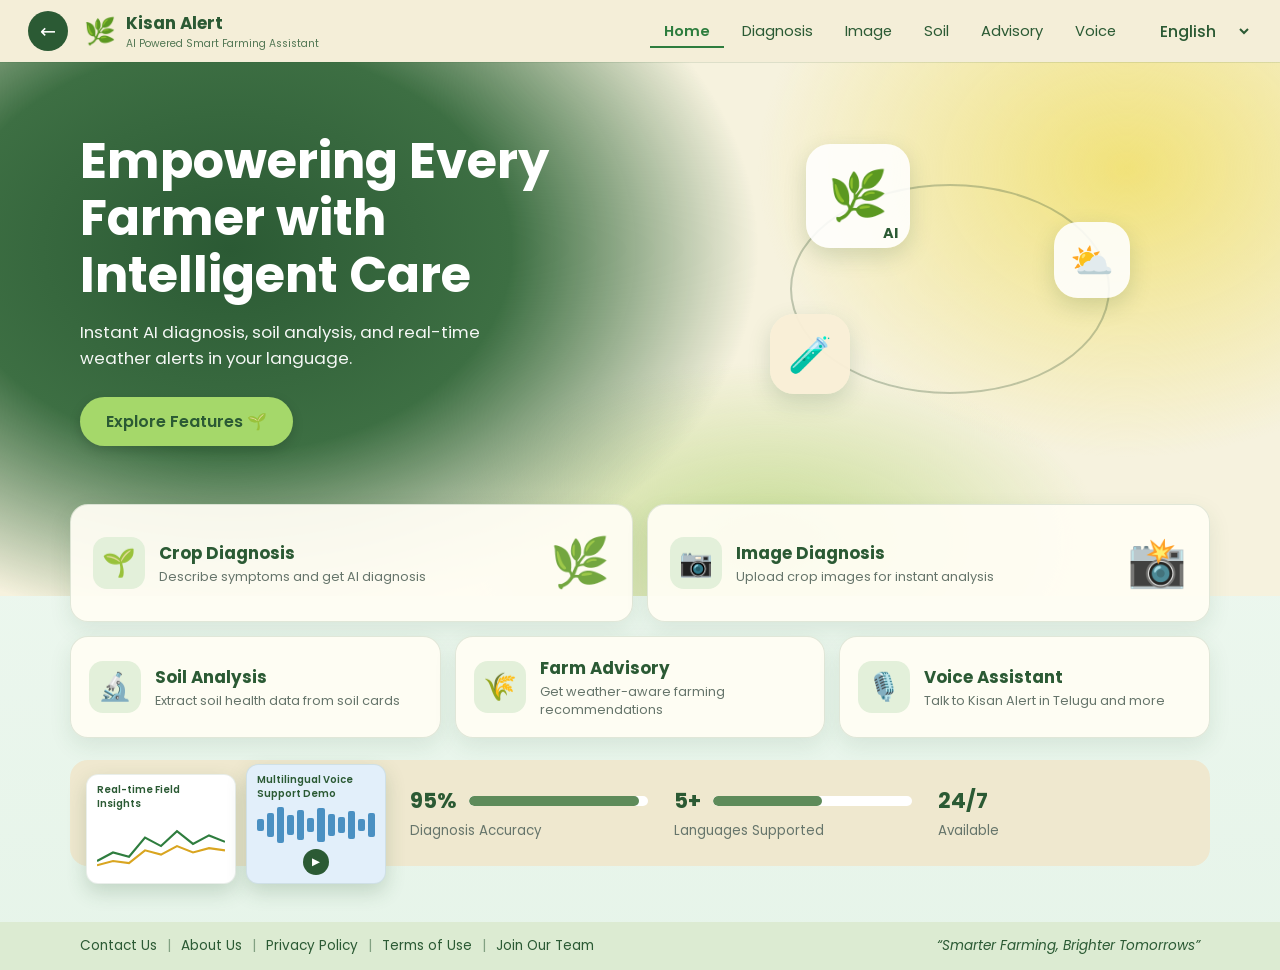
<file: KisanAlert-frontend/index.html>
<!DOCTYPE html>
<html lang="en">
<head>
<meta charset="UTF-8">
<meta name="viewport" content="width=device-width, initial-scale=1">
<title>Kisan Alert – AI Smart Farming Assistant</title>
<link rel="preconnect" href="https://fonts.googleapis.com">
<link href="https://fonts.googleapis.com/css2?family=Poppins:wght@400;500;600;700&display=swap" rel="stylesheet">
<link rel="stylesheet" href="css/style.css">
</head>
<body>

<header class="topbar">
  <button class="back" data-tab="home" aria-label="Back to home">←</button>
  <a class="brand" href="#home" data-tab="home">
    <span class="logo">🌿</span>
    <span><strong>Kisan Alert</strong><small>AI Powered Smart Farming Assistant</small></span>
  </a>
  <nav id="nav">
    <button data-tab="home" class="active">Home</button>
    <button data-tab="diagnosis">Diagnosis</button>
    <button data-tab="image">Image</button>
    <button data-tab="soil">Soil</button>
    <button data-tab="advisory">Advisory</button>
    <button data-tab="voice">Voice</button>
  </nav>
  <div class="top-right">
    <select id="globalLang" aria-label="Language">
      <option value="en">English</option>
    </select>
  </div>
</header>

<main>

<!-- HOME -->
<!-- HOME -->
<section id="home" class="tab active">

  <div class="hero2">
    <div class="hero2-text">
      <h1>Empowering Every Farmer with Intelligent Care</h1>
      <p>Instant AI diagnosis, soil analysis, and real-time weather alerts in your language.</p>
      <button class="btn-lime" data-tab="diagnosis">Explore Features 🌱</button>
    </div>
    <div class="orbit" aria-hidden="true">
      <div class="ring"></div>
      <div class="orb o-ai">🌿<b>AI</b></div>
      <div class="orb o-sun">⛅</div>
      <div class="orb o-soil">🧪</div>
    </div>
  </div>

  <div class="tiles">
    <button class="tile wide" data-tab="diagnosis">
      <span class="ti">🌱</span>
      <span class="tt"><b>Crop Diagnosis</b><small>Describe symptoms and get AI diagnosis</small></span>
      <em>🌿</em>
    </button>
    <button class="tile wide" data-tab="image">
      <span class="ti">📷</span>
      <span class="tt"><b>Image Diagnosis</b><small>Upload crop images for instant analysis</small></span>
      <em>📸</em>
    </button>
    <button class="tile" data-tab="soil">
      <span class="ti">🔬</span>
      <span class="tt"><b>Soil Analysis</b><small>Extract soil health data from soil cards</small></span>
    </button>
    <button class="tile" data-tab="advisory">
      <span class="ti">🌾</span>
      <span class="tt"><b>Farm Advisory</b><small>Get weather-aware farming recommendations</small></span>
    </button>
    <button class="tile" data-tab="voice">
      <span class="ti">🎙️</span>
      <span class="tt"><b>Voice Assistant</b><small>Talk to Kisan Alert in Telugu and more</small></span>
    </button>
  </div>

  <div class="statbar">
    <div class="widget w-chart">
      <small>Real-time Field Insights</small>
      <svg viewBox="0 0 120 50" aria-hidden="true">
        <polyline points="0,40 15,32 30,36 45,18 60,26 75,12 90,24 105,16 120,22" fill="none" stroke="#2e7d3e" stroke-width="2"/>
        <polyline points="0,44 15,40 30,42 45,30 60,34 75,26 90,32 105,28 120,30" fill="none" stroke="#d9a520" stroke-width="2"/>
      </svg>
    </div>
    <div class="widget w-voice">
      <small>Multilingual Voice Support Demo</small>
      <div class="wave" aria-hidden="true">
        <i style="height:30%"></i><i style="height:60%"></i><i style="height:90%"></i><i style="height:50%"></i>
        <i style="height:75%"></i><i style="height:35%"></i><i style="height:85%"></i><i style="height:55%"></i>
        <i style="height:40%"></i><i style="height:70%"></i><i style="height:30%"></i><i style="height:60%"></i>
      </div>
      <button class="play" data-tab="voice" aria-label="Open voice assistant">▶</button>
    </div>

    <div class="stat"><div class="row"><b>95%</b><span class="meter"><i style="width:95%"></i></span></div><small>Diagnosis Accuracy</small></div>
    <div class="stat"><div class="row"><b>5+</b><span class="meter"><i style="width:55%"></i></span></div><small>Languages Supported</small></div>
    <div class="stat"><div class="row"><b>24/7</b></div><small>Available</small></div>
  </div>

  <footer class="home-foot">
    <nav>
      <a href="#">Contact Us</a><span>|</span><a href="#">About Us</a><span>|</span>
      <a href="#">Privacy Policy</a><span>|</span><a href="#">Terms of Use</a><span>|</span><a href="#">Join Our Team</a>
    </nav>
    <em>“Smarter Farming, Brighter Tomorrows”</em>
  </footer>

</section>

<!-- CROP DIAGNOSIS -->
<section id="diagnosis" class="tab">
  <div class="split">
    <div class="panel">
      <h2>🌱 Crop Diagnosis</h2>
      <p class="sub">Describe the symptoms of your crop problem</p>
      <textarea id="symptoms" rows="6" placeholder="Enter crop symptoms... (e.g. yellow leaves, spots, wilting, pests, etc.)"></textarea>
      <label for="diagLang">Select Language</label>
      <select id="diagLang">
        <option value="en">English (EN)</option>
        <option value="te">తెలుగు (TE)</option>
        <option value="hi">हिन्दी (HI)</option>
      </select>
      <button class="btn btn-primary" id="diagBtn">Diagnose Now</button>
    </div>
    <div class="panel result" id="diagResult">
      <div class="empty">Your diagnosis will appear here.</div>
    </div>
  </div>
</section>

<!-- IMAGE DIAGNOSIS -->
<section id="image" class="tab">
  <h2>📷 Image Based Diagnosis</h2>
  <p class="sub">Upload a photo of your crop to get instant AI analysis</p>
  <div class="split">
    <div class="panel">
      <div class="dropzone" id="imgDrop">
        <div class="cloud">☁️</div>
        <p>Drag &amp; drop an image here</p><span class="or">or</span>
        <button class="btn btn-blue" type="button" id="imgChoose">Choose File</button>
        <small>Supports: JPG, PNG (Max 5MB)</small>
        <input type="file" id="imgInput" accept="image/png,image/jpeg" hidden>
      </div>
      <img id="imgPreview" class="preview" alt="Uploaded crop" hidden>
      <button class="btn btn-primary" id="imgBtn" disabled>Analyse Image</button>
    </div>
    <div class="panel result" id="imgResult"><div class="empty">Upload a photo to see the result.</div></div>
  </div>
</section>

<!-- SOIL -->
<section id="soil" class="tab">
  <h2>🪴 Soil Health Analysis</h2>
  <p class="sub">Upload your soil health card to extract key soil parameters</p>
  <div class="split">
    <div class="panel">
      <div class="dropzone" id="soilDrop">
        <div class="cloud">☁️</div>
        <p>Drag &amp; drop soil card image here</p><span class="or">or</span>
        <button class="btn btn-blue" type="button" id="soilChoose">Choose File</button>
        <small>Supports: JPG, PNG (Max 5MB)</small>
        <input type="file" id="soilInput" accept="image/png,image/jpeg" hidden>
      </div>
      <img id="soilPreview" class="preview" alt="Soil card" hidden>
      <button class="btn btn-primary" id="soilBtn" disabled>Extract Parameters</button>
    </div>
    <div class="panel" id="soilResult"><div class="empty">Extracted soil parameters will appear here.</div></div>
  </div>
</section>

<!-- ADVISORY -->
<section id="advisory" class="tab">
  <h2>🌾 Farm Advisory</h2>
  <p class="sub">Get personalized farming recommendations based on weather, soil and location</p>
  <div class="split advisory">
    <div class="panel">
      <label for="advCrop">Crop</label>
      <select id="advCrop">
        <option>Tomato</option><option>Rice</option><option>Cotton</option>
        <option>Chilli</option><option>Maize</option><option>Groundnut</option>
      </select>
      <label for="advLoc">Location</label>
      <input id="advLoc" type="text" value="Visakhapatnam">
      <label for="advLang">Language</label>
      <select id="advLang">
        <option value="en">English (EN)</option>
        <option value="te">తెలుగు (TE)</option>
        <option value="hi">हिन्दी (HI)</option>
      </select>
      <button class="btn btn-primary" id="advBtn">Generate Advisory</button>
    </div>
    <div class="panel" id="advResult"><div class="empty">Your advisory will appear here.</div></div>
  </div>
</section>

<!-- VOICE -->
<section id="voice" class="tab">
  <h2>🎙️ Voice Assistant</h2>
  <p class="sub">Talk to Kisan Alert in your language</p>
  <div class="split">
    <div class="panel mic-panel">
      <button class="mic" id="micBtn" aria-label="Start listening">🎤</button>
      <b id="micLabel">Click to Start Listening</b>
      <small>Speak in Telugu, English, Hindi or your preferred language</small>
      <div id="voiceOut" class="voice-out"></div>
    </div>
    <div>
      <div class="panel">
        <h3>How it works</h3>
        <ol class="steps">
          <li>Click the microphone and speak about your crop problem</li>
          <li>Your speech is converted to text</li>
          <li>AI analyzes and gives recommendations</li>
          <li>You hear the response in your language</li>
        </ol>
      </div>
      <div class="panel">
        <h3>Supported Languages</h3>
        <div class="chips">
          <button class="chip active" data-vlang="te-IN">తెలుగు</button>
          <button class="chip" data-vlang="en-IN">English</button>
          <button class="chip" data-vlang="hi-IN">हिन्दी</button>
        </div>
      </div>
    </div>
  </div>
</section>

</main>

<div id="toast" role="status"></div>
<script src="js/app.js"></script>
</body>
</html>
</file>
<file: KisanAlert-frontend/css/style.css>
:root{
  --forest:#0f4a32; --green:#1b8a4f; --lime:#8de04a; --mint:#eef8ef; --leaf:#e3f3e6;
  --ink:#1c2b22; --muted:#66756b; --blue:#1d6fe0; --card:#ffffff; --line:#d7e6da;
  --warn:#f5a524; --r:16px;
  /* new UI colours */
  --cream:#f4eed8; --deep:#2b5a34; --fresh:#2e7d3e; --lime2:#a5d86a;
}
*{box-sizing:border-box;margin:0}
body{font-family:"Poppins",system-ui,sans-serif;color:var(--ink);background:linear-gradient(180deg,#f4fbf5,#e6f4e9);min-height:100vh;overflow-x:clip}
button,select,input,textarea{font:inherit}
button{cursor:pointer}
:focus-visible{outline:3px solid var(--lime);outline-offset:2px}

/* ---------- top bar (cream) ---------- */
.topbar{display:flex;align-items:center;gap:16px;padding:10px 28px;background:var(--cream);color:var(--deep);position:sticky;top:0;z-index:10;flex-wrap:wrap;box-shadow:0 1px 0 rgba(43,90,52,.12)}
.back{width:40px;height:40px;border-radius:50%;border:0;background:var(--deep);color:#fff;font-size:1.2rem;flex:none}
.brand{display:flex;gap:10px;align-items:center;color:var(--deep);text-decoration:none}
.brand strong{display:block;font-size:1.05rem}
.brand small{display:block;font-size:.65rem;opacity:.8}
.logo{font-size:1.6rem}
#nav{display:flex;gap:4px;margin-left:auto;flex-wrap:wrap}
#nav button{background:none;border:0;color:var(--deep);padding:6px 14px;border-radius:8px;font-size:.92rem}
#nav button:hover{color:var(--fresh)}
#nav button.active{color:var(--fresh);font-weight:600;box-shadow:inset 0 -2px 0 var(--fresh);border-radius:0}
.top-right select{background:transparent;color:var(--deep);border:0;border-radius:8px;padding:6px 10px;font-weight:500}

main{max-width:1180px;margin:0 auto;padding:28px 20px 60px}
.tab{display:none}.tab.active{display:block}
h2{font-size:1.6rem;color:var(--forest)}
h3{margin-bottom:10px;font-size:1rem}
.sub{color:var(--muted);margin:2px 0 18px}

/* ---------- home: hero (full width, watercolor) ---------- */
.hero2{position:relative;width:100vw;margin:-28px 0 0 calc(50% - 50vw);padding:70px max(28px,calc(50vw - 560px)) 150px;color:#fff;overflow:hidden;
  display:grid;grid-template-columns:1.2fr 1fr;align-items:center;gap:20px;
  background:
    radial-gradient(ellipse 55% 95% at 18% 35%,#2b5a34 0%,#3d6f43 40%,rgba(61,111,67,0) 75%),
    radial-gradient(ellipse 40% 75% at 88% 20%,#f1e27a 0%,rgba(241,226,122,0) 72%),
    radial-gradient(ellipse 35% 45% at 60% 90%,#c5dc93 0%,rgba(197,220,147,0) 75%),
    #f6f2de}
.hero2 h1{font-size:clamp(2rem,4.4vw,3.1rem);line-height:1.15;max-width:560px}
.hero2 p{max-width:430px;margin:16px 0 26px;font-size:1.05rem;opacity:.95}
.btn-lime{background:var(--lime2);color:var(--deep);border:0;border-radius:30px;padding:12px 26px;font-weight:600;font-size:1rem;box-shadow:0 4px 12px rgba(0,0,0,.15)}
.btn-lime:hover{filter:brightness(1.05)}

.orbit{position:relative;height:290px;max-width:360px;justify-self:center;width:100%}
.ring{position:absolute;inset:40px 20px;border:2px solid rgba(60,90,60,.3);border-radius:50%}
.orb{position:absolute;display:grid;place-items:center;background:rgba(255,255,255,.88);border-radius:24px;box-shadow:0 8px 22px rgba(43,90,52,.18);color:var(--deep)}
.o-ai{width:104px;height:104px;font-size:3rem;left:36px;top:0;line-height:1}
.o-ai b{font-size:.9rem;position:absolute;right:12px;bottom:8px}
.o-sun{width:76px;height:76px;font-size:2.2rem;right:0;top:78px}
.o-soil{width:80px;height:80px;font-size:2.2rem;left:0;top:170px;background:rgba(250,240,215,.95)}

/* ---------- home: feature tiles (overlap the hero) ---------- */
.tiles{position:relative;display:grid;grid-template-columns:repeat(6,1fr);gap:14px;margin-top:-92px}
.tile{grid-column:span 2;display:flex;align-items:center;gap:14px;text-align:left;padding:18px;border-radius:18px;border:1px solid rgba(43,90,52,.14);
  background:rgba(255,253,244,.94);box-shadow:0 8px 22px rgba(43,90,52,.1);color:var(--ink)}
.tile.wide{grid-column:span 3;padding:22px}
.tile:hover{box-shadow:0 10px 26px rgba(43,90,52,.18)}
.ti{flex:none;width:52px;height:52px;border-radius:14px;background:#e3f0da;display:grid;place-items:center;font-size:1.7rem}
.tt b{display:block;font-size:1.05rem;color:var(--deep)}
.tt small{display:block;color:var(--muted);font-size:.8rem;margin-top:2px}
.tile em{margin-left:auto;font-style:normal;font-size:3rem;opacity:.85}

/* ---------- home: stat bar with floating widgets ---------- */
.statbar{position:relative;display:grid;grid-template-columns:repeat(3,1fr);gap:26px;align-items:center;
  margin:22px 0 56px;padding:24px 34px 24px 340px;border-radius:18px;background:#efe8cf}
.stat .row{display:flex;align-items:center;gap:12px}
.stat b{font-size:1.35rem;color:var(--deep)}
.stat small{color:var(--muted)}
.meter{flex:1;height:10px;border-radius:6px;background:#fff;overflow:hidden}
.meter i{display:block;height:100%;background:#5e8b5a;border-radius:6px}
.widget{position:absolute;bottom:-18px;background:#fff;border-radius:12px;padding:8px 10px;box-shadow:0 8px 20px rgba(43,90,52,.2);border:1px solid rgba(43,90,52,.1)}
.widget small{display:block;font-size:.62rem;font-weight:600;color:var(--deep);margin-bottom:4px}
.w-chart{left:16px;width:150px}
.w-chart svg{width:100%;height:60px;display:block}
.w-voice{left:176px;width:140px;background:#e2effa}
.wave{display:flex;align-items:center;gap:3px;height:40px}
.wave i{flex:1;background:#4a90c2;border-radius:2px}
.play{display:block;margin:4px auto 0;width:26px;height:26px;border-radius:50%;border:0;background:var(--deep);color:#fff;font-size:.65rem}

/* ---------- home: footer ---------- */
.home-foot{width:100vw;margin:0 0 -60px calc(50% - 50vw);padding:14px max(28px,calc(50vw - 560px));background:#dcebd2;
  display:flex;justify-content:space-between;gap:12px;flex-wrap:wrap;font-size:.85rem;color:var(--deep)}
.home-foot nav{display:flex;gap:10px;flex-wrap:wrap}
.home-foot a{color:var(--deep);text-decoration:none}
.home-foot a:hover{text-decoration:underline}
.home-foot span{opacity:.5}

/* ---------- layout ---------- */
.split{display:grid;grid-template-columns:1fr 1fr;gap:20px;align-items:start}
.panel{background:var(--card);border:1px solid var(--line);border-radius:var(--r);padding:22px;margin-bottom:16px}
.panel h2{margin-bottom:2px}
label{display:block;font-weight:500;font-size:.85rem;margin:14px 0 6px}
textarea,input[type=text],.panel select{width:100%;border:1px solid var(--line);border-radius:10px;padding:11px 12px;background:#fff}
textarea{resize:vertical}

/* ---------- buttons ---------- */
.btn{border:0;border-radius:10px;padding:12px 22px;font-weight:600;transition:transform .12s,filter .12s}
.btn:hover:not(:disabled){filter:brightness(1.08)}
.btn:active:not(:disabled){transform:scale(.98)}
.btn:disabled{opacity:.5;cursor:not-allowed}
.btn-primary{width:100%;background:var(--green);color:#fff;margin-top:18px}
.btn-blue{background:var(--blue);color:#fff}
.btn-outline{background:rgba(0,0,0,.25);color:#fff;border:1px solid var(--lime)}

/* ---------- dropzone ---------- */
.dropzone{border:2px dashed #9dbfae;border-radius:14px;padding:34px 16px;text-align:center;display:flex;flex-direction:column;gap:8px;align-items:center;transition:background .15s}
.dropzone.over{background:var(--leaf);border-color:var(--green)}
.dropzone small{color:var(--muted)}
.cloud{font-size:2.4rem}
.or{color:var(--muted);font-size:.8rem}
.preview{width:100%;max-height:260px;object-fit:cover;border-radius:12px;margin-top:14px}

/* ---------- results ---------- */
.badge{display:inline-block;background:var(--leaf);color:var(--forest);font-size:.75rem;font-weight:600;padding:3px 12px;border-radius:20px;margin-bottom:10px}
.badge.medium{background:#fff2cf;color:#8a5b00}
.result h3.name{font-size:1.25rem;margin-bottom:12px}
.result h4{margin:14px 0 4px;color:var(--forest);font-size:.95rem}
.result ul{padding-left:20px;font-size:.88rem;color:#33463a;line-height:1.6}
.result p{font-size:.88rem;color:#33463a}
.empty{color:var(--muted);text-align:center;padding:40px 10px}
.error{color:#b3261e}
.spinner{width:28px;height:28px;border:4px solid var(--leaf);border-top-color:var(--green);border-radius:50%;animation:spin .8s linear infinite;margin:30px auto}
@keyframes spin{to{transform:rotate(360deg)}}

/* ---------- soil ---------- */
.soil-grid{display:grid;grid-template-columns:repeat(3,1fr);gap:12px}
.soil-grid div{border:1px solid var(--line);border-radius:12px;padding:12px;text-align:center}
.soil-grid small{color:var(--muted);display:block}
.soil-grid b{font-size:1.5rem;display:block;margin:4px 0}
.bar{height:6px;background:#e5ece7;border-radius:4px;overflow:hidden;margin-top:6px}
.bar i{display:block;height:100%}

/* ---------- advisory ---------- */
.weather{display:grid;grid-template-columns:repeat(4,1fr);gap:10px;margin-bottom:16px}
.weather div{border:1px solid var(--line);border-radius:12px;padding:10px;text-align:center}
.weather b{display:block}.weather small{color:var(--muted);font-size:.72rem}
.tabs{display:flex;gap:8px;flex-wrap:wrap;margin:8px 0 12px}
.tabs button{border:1px solid var(--line);background:#fff;border-radius:8px;padding:5px 14px;font-size:.82rem}
.tabs button.on{background:var(--green);color:#fff;border-color:var(--green)}

/* ---------- voice ---------- */
.mic-panel{text-align:center;display:flex;flex-direction:column;align-items:center;gap:8px;padding:36px 20px}
.mic{width:110px;height:110px;border-radius:50%;border:0;font-size:2.6rem;color:#fff;background:radial-gradient(circle,#22a45f,#0f6b3d);box-shadow:0 0 0 14px rgba(34,164,95,.15),0 0 0 28px rgba(34,164,95,.08);margin-bottom:26px}
.mic.live{animation:pulse 1.1s ease-in-out infinite;background:radial-gradient(circle,#e5484d,#a5262b)}
@keyframes pulse{50%{box-shadow:0 0 0 22px rgba(229,72,77,.18),0 0 0 44px rgba(229,72,77,.06)}}
.mic-panel small{color:var(--muted)}
.voice-out{margin-top:14px;text-align:left;font-size:.9rem;width:100%}
.steps{padding-left:0;list-style:none;counter-reset:s}
.steps li{counter-increment:s;display:flex;gap:10px;align-items:center;margin:10px 0;font-size:.88rem}
.steps li::before{content:counter(s);flex:none;width:24px;height:24px;border-radius:50%;background:var(--green);color:#fff;display:grid;place-items:center;font-size:.75rem}
.chips{display:flex;gap:8px;flex-wrap:wrap}
.chip{border:1px solid var(--line);background:#fff;border-radius:20px;padding:6px 16px}
.chip.active{background:var(--leaf);border-color:var(--green);color:var(--forest);font-weight:600}

#toast{position:fixed;bottom:22px;left:50%;transform:translate(-50%,80px);background:var(--forest);color:#fff;padding:10px 20px;border-radius:10px;opacity:0;transition:.25s;z-index:20}
#toast.show{transform:translate(-50%,0);opacity:1}

/* ---------- mobile ---------- */
@media(max-width:820px){
  .split{grid-template-columns:1fr}
  .topbar{padding:10px 14px}
  #nav{margin-left:0;width:100%;overflow-x:auto;flex-wrap:nowrap}
  .weather{grid-template-columns:repeat(2,1fr)}
  .soil-grid{grid-template-columns:repeat(2,1fr)}
  .hero2{grid-template-columns:1fr;padding:44px 22px 130px}
  .orbit{display:none}
  .tiles{grid-template-columns:1fr;margin-top:-80px}
  .tile,.tile.wide{grid-column:auto}
  .statbar{grid-template-columns:1fr;padding:22px}
  .widget{display:none}
}
@media(prefers-reduced-motion:reduce){*{animation:none!important;transition:none!important}}
</file>
